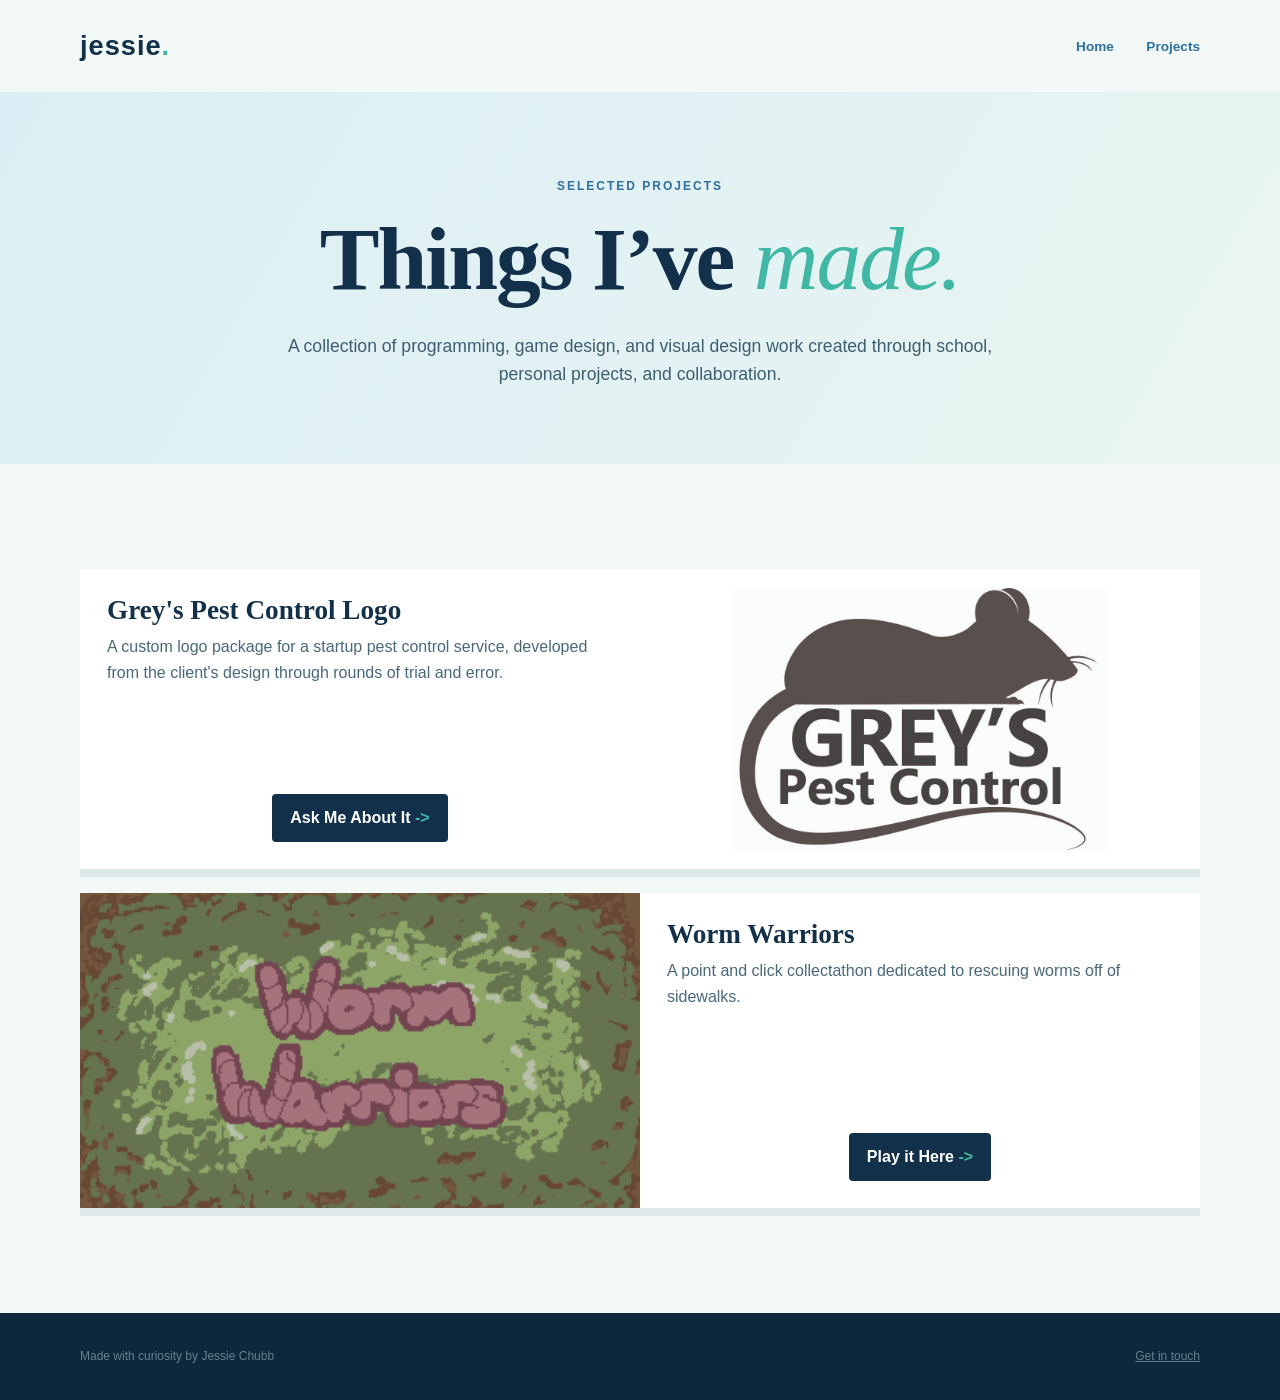
<file: projects.html>
<!DOCTYPE html>
<html lang="en">
<head>
  <meta charset="UTF-8">
  <meta name="viewport" content="width=device-width, initial-scale=1.0">
  <meta name="description" content="Selected programming, game design, and digital design projects by Jessie Chubb.">
  <title>Projects | Jessie "Jay" Chubb</title>
  <link rel="stylesheet" href="style.css">
</head>
<body>
  <!-- Header and navigation keep the projects page connected to the rest of the portfolio. -->
  <header class="site-header">
    <div class="container navigation">
      <a class="logo" href="index.html#top" aria-label="Jessie 'Jay' Chubb home">jessie<span>.</span></a>
      <nav aria-label="Main navigation">
        <a href="index.html#about">Home</a>
        <a href="projects.html" aria-current="page">Projects</a>
      </nav>
    </div>
  </header>

  <main>
    <!-- Introductory heading gives the page a clear starting point. -->
    <section class="projects-page-intro">
      <div class="container">
        <p class="eyebrow">Selected projects</p>
        <h1>Things I’ve <em>made.</em></h1>
        <p class="intro">A collection of programming, game design, and visual design work created through school, personal projects, and collaboration.</p>
      </div>
    </section>

    <!-- Project cards use the same layout and colors as the project section on the home page. -->
    <section class="projects section" aria-label="Project list">
      <div class="container">
        <div class="project-list project-list-stack">
          <article class="project-card project-card-right">
            <img src="img/greys_logo.jpg" alt="Grey's Pest Control logo showing a mouse with its tail wrapped around the company name.">
            <div class="project-details">
              <h3>Grey's Pest Control Logo</h3>
              <p>A custom logo package for a startup pest control service, developed from the client's design through rounds of trial and error.</p>
              <a class="text-link" href="index.html#contact">Ask Me About It <span aria-hidden="true">-&gt;</span></a>
            </div>
          </article>

          <article class="project-card project-card-left">
            <img src="img/WormWarriors - Cover Image V2.png" alt="Screenshot from the Worm Warriors title screen, with stylized worm lettering over a grass background.">
            <div class="project-details">
              <h3>Worm Warriors</h3>
              <p>A point and click collectathon dedicated to rescuing worms off of sidewalks.</p>
              <a class="text-link" href="https://jchubb43.itch.io/worm-warriors" target="_blank" rel="noreferrer">Play it Here <span aria-hidden="true">-&gt;</span></a>
            </div>
          </article>
        </div>
      </div>
    </section>
  </main>

  <!-- Footer provides a simple way back to the main portfolio and contact information. -->
  <footer class="site-footer">
    <div class="container footer-content">
      <p>Made with curiosity by Jessie Chubb</p>
      <p><a href="index.html#contact">Get in touch</a></p>
    </div>
  </footer>
</body>
</html>
</file>
<file: style.css>
/* Color, spacing, and font settings used throughout the site. */
:root {
	--navy: #12304a;
	--blue: #2f6f9f;
	--sea-green: #41b7a5;
	--mint: #e9f6f1;
	--sky: #dceef5;
	--paper: #f1f8f6;
	--white: #ffffff;
	--line: #c7dfe0;
	--serif: Georgia, "Times New Roman", serif;
	--sans: "Trebuchet MS", Arial, sans-serif;
}

/* Basic page setup and smooth scrolling for navigation links. */
html {
	scroll-behavior: smooth;
}

/* Makes sizing easier to understand by including padding in an element's width. */
* {
	box-sizing: border-box;
}

/* Sets the main text style and the default page colors. */
body {
	margin: 0;
	color: var(--navy);
	background: var(--paper);
	font-family: var(--sans);
	line-height: 1.6;
}

/* Prevents images from overflowing their containers. */
img {
	display: block;
	max-width: 100%;
}

/* Lets links use the color chosen by their surrounding section. */
a {
	color: inherit;
}

/* Keeps content centered and gives it a comfortable width on large screens. */
.container {
	width: 88%;
	max-width: 1120px;
	margin: 0 auto;
}

/* Header: keeps the site name and navigation easy to find. */
.site-header {
	padding: 24px 0;
	background: var(--paper);
}

/* Places the logo on the left and the navigation on the right. */
.navigation,
.footer-content {
	display: flex;
	align-items: center;
	justify-content: space-between;
}

.logo {
	color: var(--navy);
	font-size: 1.7rem;
	font-weight: bold;
	letter-spacing: 1px;
	text-decoration: none;
}

/* Uses the accent color for small decorative details. */
.logo span,
.spark,
em {
	color: var(--sea-green);
}

nav a {
	margin-left: 28px;
	color: var(--blue);
	font-size: .85rem;
	font-weight: bold;
	text-decoration: none;
}

/* Gives visitors feedback when they move over a link. */
nav a:hover,
.text-link:hover,
.social-links a:hover {
	color: var(--sea-green);
}

/* Hero: creates the first welcoming impression and features the portrait. */
.hero {
	overflow: hidden;
	padding: 75px 0 110px;
	background: linear-gradient(120deg, var(--sky), var(--mint));
}

.hero-content {
	display: flex;
	align-items: center;
	justify-content: space-between;
}

.hero-copy {
	width: 55%;
}

/* Small uppercase labels help visitors understand each section. */
.eyebrow,
.project-number {
	margin: 0 0 14px;
	color: var(--blue);
	font-size: .75rem;
	font-weight: bold;
	letter-spacing: 2px;
	text-transform: uppercase;
}

/* Serif headings add a more personal editorial feeling to the page. */
h1,
h2,
h3 {
	margin-top: 0;
	font-family: var(--serif);
	line-height: 1.1;
}

h1 {
	max-width: 650px;
	margin-bottom: 24px;
	font-size: clamp(3.2rem, 7vw, 6.2rem);
	letter-spacing: -2px;
}

h1 em,
h2 em {
	font-weight: normal;
}

.intro {
	max-width: 480px;
	margin-bottom: 32px;
	color: #3e5e70;
	font-size: 1.1rem;
}

/* Styles the main call-to-action button. */
.button {
	display: inline-block;
	padding: 13px 21px;
	border-radius: 4px;
	font-weight: bold;
	text-decoration: none;
}

.button-primary {
	color: var(--white);
	background: var(--navy);
}

.button-primary:hover {
	background: var(--sea-green);
}

/* Controls the size and position of the portrait area. */
.hero-art {
	position: relative;
	width: 33%;
	max-width: 340px;
}

.hero-art img {
	width: 100%;
	aspect-ratio: 4 / 5;
	border: 13px solid var(--white);
	border-radius: 48% 48% 8px 8px;
	object-fit: cover;
	/* Moves the cropped image content down without moving the frame. */
	object-position: center 40%;
	box-shadow: 14px 14px 0 var(--sea-green);
}

/* Projects page intro: uses the same colors and heading style as the home hero. */
.projects-page-intro {
	padding: 85px 0 75px;
	text-align: center;
	background: linear-gradient(120deg, var(--sky), var(--mint));
}

.projects-page-intro .container {
	width: 100%;
	max-width: none;
	padding: 0 6%;
	text-align: center;
}

.projects-page-intro h1 {
	width: fit-content;
	max-width: 100%;
	margin-bottom: 24px;
	margin-right: auto;
	margin-left: auto;
}

.projects-page-intro .intro {
	max-width: 720px;
	margin-right: auto;
	margin-left: auto;
	margin-bottom: 0;
}

/* Adds a playful note beside the portrait. */
.art-note {
	position: absolute;
	right: -44px;
	bottom: 25px;
	padding: 9px 13px;
	color: var(--white);
	background: var(--blue);
	font-size: .8rem;
	font-weight: bold;
	line-height: 1.3;
	transform: rotate(5deg);
}

.art-note span {
	color: #a9e5d7;
}

/* Shared section spacing and heading styles. */
.section {
	padding: 105px 0;
}

h2 {
	margin-bottom: 0;
	font-size: clamp(2.3rem, 5vw, 4.3rem);
	letter-spacing: -1px;
}

.about {
	background: var(--white);
}

/* Places the two halves of the About and Contact sections side by side. */
.about-content,
.contact-content {
	display: flex;
	justify-content: space-between;
	gap: 80px;
}

.about-content > div,
.contact-content > div {
	width: 50%;
}

.about-text {
	max-width: 500px;
	padding-top: 20px;
	color: #496879;
}

/* Skills: presents abilities as simple, friendly labels. */
.section-heading {
	margin-bottom: 38px;
}

/* Places the three skill categories next to one another on larger screens. */
.skill-groups {
	display: flex;
	justify-content: space-between;
	gap: 35px;
}

.skill-group {
	width: 33.33%;
}

.skill-group h3 {
	margin-bottom: 18px;
	font-size: 1.5rem;
}

/* Flexbox lets skill labels wrap onto new lines within each category. */
.skill-list {
	display: flex;
	flex-wrap: wrap;
	gap: 12px;
}

.skill {
	display: flex;
	align-items: center;
	gap: 8px;
	padding: 12px 18px;
	border: 1px solid var(--line);
	border-radius: 30px;
	color: var(--blue);
	background: var(--white);
}

/* Keeps each Google Material Icon the same size and accent color. */
.material-icons {
	color: var(--sea-green);
	font-size: 1.1rem;
}

/* Education: separates the degree summary from the individual academic details. */
.education {
	background: var(--white);
}

.education-content {
	display: flex;
	justify-content: space-between;
	gap: 80px;
	padding: 34px 0;
	border-top: 1px solid var(--line);
	border-bottom: 1px solid var(--line);
}

.school-summary {
	width: 38%;
}

.school-summary h3 {
	margin-bottom: 16px;
	font-size: 2rem;
}

.education-label {
	margin: 0 0 8px;
	color: var(--blue);
	font-size: .72rem;
	font-weight: bold;
	letter-spacing: 1.5px;
	text-transform: uppercase;
}

.graduation-date {
	margin: 0;
	color: #496879;
}

.education-details {
	display: flex;
	flex-wrap: wrap;
	width: 58%;
	gap: 28px 40px;
}

.education-item {
	min-width: 130px;
}

.education-item p:last-child {
	margin: 0;
	color: var(--navy);
	font-weight: bold;
}

.honors-item {
	width: 100%;
}

/* Puts the project heading and its short description on one line. */
.project-heading {
	display: flex;
	align-items: end;
	justify-content: space-between;
}

.heading-note {
	max-width: 260px;
	margin: 0 0 5px;
	color: #496879;
}

/* Displays the project cards next to one another on larger screens. */
.project-list {
	display: flex;
	align-items: stretch;
	gap: 24px;
}

/* The dedicated projects page gives each project the full content width. */
.project-list-stack {
	display: block;
}

.project-list-stack .project-card + .project-card {
	margin-top: 24px;
}

.project-card {
	display: flex;
	flex-direction: column;
	overflow: hidden;
	background: var(--white);
	box-shadow: 0 8px 0 rgba(18, 48, 74, .08);
}

/* Full-width project cards place the image and project information side by side. */
.project-list-stack .project-card-left,
.project-list-stack .project-card-right {
	flex-direction: row;
}

.project-list-stack .project-card > img {
	width: 50%;
	height: auto;
	min-height: 300px;
}

.project-list-stack .project-details {
	width: 50%;
}

/* The right-aligned version flips the image and text positions. */
.project-list-stack .project-card-right > img {
	order: 2;
}

.project-card-wide {
	width: 58%;
}

.project-card-small {
	width: 42%;
}

.project-card > img {
	width: 100%;
	height: 230px;
	object-fit: cover;
}

.project-details {
	display: flex;
	flex: 1;
	flex-direction: column;
	padding: 27px;
}

.project-details h3 {
	margin-bottom: 9px;
	font-size: 1.7rem;
}

/* Gives both project descriptions a similar amount of space. */
.project-details > p:not(.project-number) {
	min-height: 52px;
	margin-top: 0;
	color: #496879;
}

.text-link,
.email-link {
	font-weight: bold;
	text-decoration: none;
}

/* Centers each project link and gives it the appearance of a button. */
.text-link {
	display: block;
	width: fit-content;
	margin: auto auto 0;
	padding: 11px 18px;
	border-radius: 4px;
	color: var(--white);
	background: var(--navy);
}

.text-link:hover {
	color: var(--white);
	background: var(--sea-green);
}

.text-link span,
.email-link span {
	color: var(--sea-green);
}

/* Contact: ends with a clear invitation and a visible email address. */
.contact {
	background: var(--navy);
	color: var(--white);
}

.contact .eyebrow {
	color: var(--sea-green);
}

.contact-details {
	padding-top: 22px;
}

.contact-details > p {
	max-width: 400px;
	color: #b9d1d9;
}

.email-link {
	display: inline-block;
	margin: 16px 0 28px;
	padding-bottom: 5px;
	border-bottom: 2px solid var(--sea-green);
	color: var(--white);
	font-size: 1.2rem;
}

.social-links a {
	margin-right: 24px;
	color: #b9d1d9;
	font-size: .9rem;
	font-weight: bold;
	text-decoration: none;
}

/* Footer: adds a quiet closing line below the main content. */
.site-footer {
	padding: 22px 0;
	color: #648391;
	background: #0e273b;
	font-size: .75rem;
}

/* Mobile layout: stacks content so it remains readable on small screens. */
@media (max-width: 700px) {
	.site-header {
		padding: 18px 0;
	}

	nav a {
		margin-left: 12px;
		font-size: .72rem;
	}

	.hero {
		padding: 55px 0 80px;
	}

	/* Stacks major content areas for smaller screens. */
	.hero-content,
	.about-content,
	.contact-content,
	.skill-groups,
	.project-list,
	.project-heading {
		display: block;
	}

	.hero-copy,
	.about-content > div,
	.contact-content > div,
	.skill-group,
	.school-summary,
	.education-details,
	.project-card-wide,
	.project-card-small {
		width: 100%;
	}

	h1 {
		font-size: 3.5rem;
	}

	.hero-art {
		width: 72%;
		margin: 55px auto 20px;
	}

	.art-note {
		right: -20px;
	}

	.section {
		padding: 70px 0;
	}

	.about-text,
	.contact-details,
	.education-details {
		padding-top: 28px;
	}

	.education-content {
		padding: 28px 0;
	}

	.heading-note {
		margin-top: 18px;
	}

	.project-card + .project-card {
		margin-top: 24px;
	}

	.project-list-stack .project-card-left,
	.project-list-stack .project-card-right {
		flex-direction: column;
	}

	.project-list-stack .project-card > img,
	.project-list-stack .project-details {
		width: 100%;
	}

	.project-list-stack .project-card > img {
		height: 230px;
		min-height: 0;
	}
}
</file>
